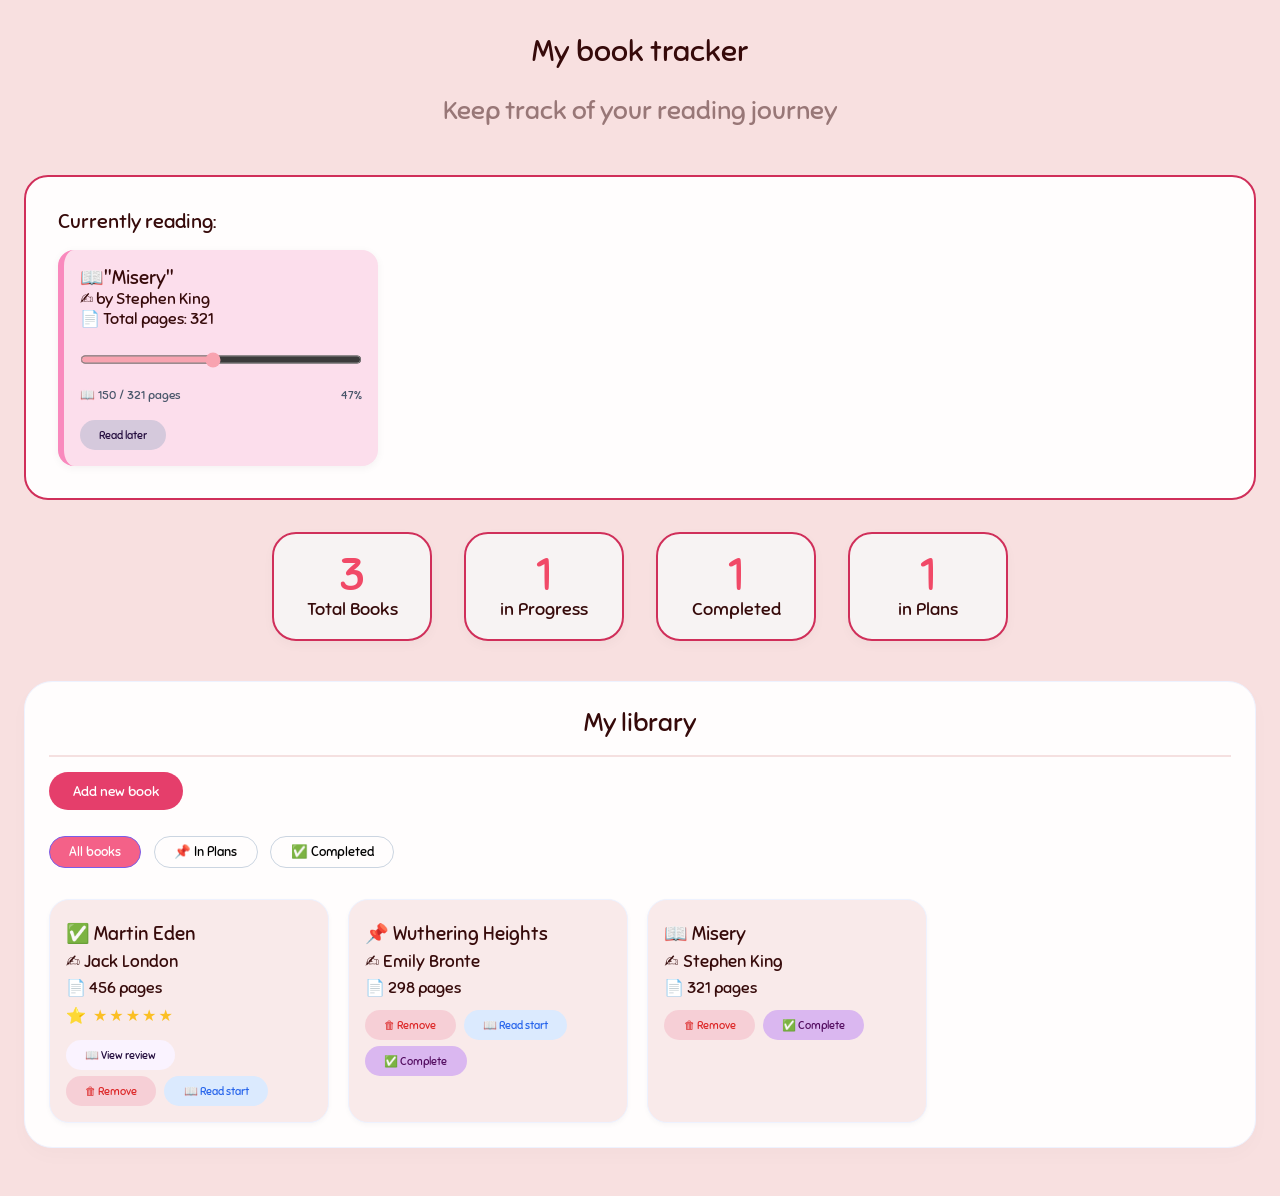
<file: index.html>
<!DOCTYPE html>
<html lang="en">
<head>
    <meta charset="UTF-8">
    <meta name="viewport" content="width=device-width, initial-scale=1.0">
    <title>Book tracker</title>
    <link rel="stylesheet" href="style.css">
</head>
<body>
    <header id="main-header">
        <div id="heading">
            <p class="displayXL">My book tracker<p>
            <p class="displayL">Keep track of your reading journey</p>
        </div>
    </header>
    <main>
        <!-- currently reading -->
        <section id="progress-check">
            <div id="read-block">
                <p class="displayM">Currently reading:</p>
                <div id="read-books-cards"></div>
            </div>
        </section>
        <!-- total/progress/complete count-->
        <section id="stats-number">
            <div>
                <div id="total-count">0</div>
                <p class="paragraphM">Total Books</p>
            </div>
            <div>
                <div id="progress-count">0</div>
                <p class="paragraphM">in Progress</p>
            </div>
            <div>
                <div id="complete-count">0</div>
                <p class="paragraphM">Completed</p>
            </div>
            <div>
                <div id="plans-count">0</div>
                <p class="paragraphM">in Plans</p>
            </div>
        </section>
        <!-- library with all books
        add filter on all/read/finished -->
        <section id="main-page">
            <div id="library">
                <div class="header-Library">
                    <p class="displayL">My library</p>
                </div>
                <div id="input-block">
                    <button id="showFormBtn">Add new book</button>
                    <div id="input-form" style="display: none;">
                        <label for="bookTitle">Book Title</label>
                        <input type="text" id="titleBook" placeholder="Enter book title" onkeydown="
                        checkIfInputRight()">
                        <label for="bookAuthor">Author</label>
                        <input type="text" id="bookAuthor" placeholder="Enter author name" onkeydown="
                        checkIfInputRight()">
                        <label for="pagesCount">Total pages</label>
                        <input type="number" id="pagesCount" step="1" min="0" placeholder="Enter total pages" onkeydown="
                        checkIfInputRight()">
                        <label for="bookStatus">Status</label>
                        <select id="bookStatus">
                            <option value="plans">in Plans</option>
                            <option value="reading">Currently Reading</option>
                            <option value="completed">Completed</option>
                        </select>
                        <div class="row">
                            <button id="saveBookBtn">Add book</button>
                            <button id="cancelAddBook">Cancel</button>
                        </div>
                    </div>
                </div>
                <!-- ДОБАВЛЕНО: фильтры для библиотеки -->
                <div class="filter-bar">
                    <button data-filter="all" class="filter-btn active">All books</button>
                    <button data-filter="plans" class="filter-btn">📌 In Plans</button>
                    <button data-filter="completed" class="filter-btn">✅ Completed</button>
                </div>
                <div id="total-books"></div>
            </div>
        </section>      
        <!-- statistics -->
        <section>
        </section>
    </main>
    <!-- modal window for rating the completed book -->
    <div id="ratingModal" class="modal-overlay-rating" style="display: none;">
        <div class="rating-modal-content">
            <p class="displayM"`>🎉You finished reading:</p>
            <p id="finishedBookTitle" class="paragraphM"></p>
            <label>⭐ Your rating (1–5):</label>
            <div class="star-rating" id="starRatingWidget">
                <span data-rating="1">★</span><span data-rating="2">★</span><span data-rating="3">★</span><span data-rating="4">★</span><span data-rating="5">★</span>
            </div>
            <label>💬 Your review:</label>
            <textarea id="book-review" rows="3" placeholder="What did you think about this book?"></textarea>
            <button id="submit-rating-btn">Submit</button>
        </div>
    </div>
    <!-- modal window for reading your review-->
    <div id="reviewModal" class="modal-overlay-review" style="display: none;">
        <div class="review-modal-content">
            <p class="displayM">📝 Book review</p>
            <p id="reviewFullText" style="margin: 12px 0; line-height:1.4;"></p>
            <hr>
            <button id="closeReviewBtn" class="close-review">Close</button>
            <button id="editReviewBtn" class="close-review">Edit review</button>
        </div>
    </div>
    <script src="data.js"></script>
    <script src="app.js"></script>
</body>
</html>
</file>
<file: style.css>
@import url('https://fonts.googleapis.com/css2?family=Sniglet:wght@400;800&display=swap');

* {
    font-family: "Sniglet", system-ui;
    margin: 0;
    padding: 0;
    box-sizing: border-box;
}
/* fonts */
.displayXL {
    font-size: 30px;
}
.displayL {
    font-size: 26px;
}
.displayM{
    font-size: 20px;
}
.paragraphM{
    font-size: 18px;
}
.paragraphS{
    font-size: 16px;
}
.paragraphXS{
    font-size: 12px;;
}
body {
    background: #f8e0e0;
    color: #360a0a;
    padding: 2rem 1.5rem 3rem;
}

/* header */
#main-header {
    margin-bottom: 2rem;
    padding-bottom: 1rem;
}

#heading {
    display: flex;
    align-items: center;
    flex-direction: column;
    gap: 12px;
}

#heading .displayL {
    color: #360a0a7d;
}
#heading p {
    text-align: center;
}
/* stats секция */
#stats-number {
    display: flex;
    gap: 2rem;
    justify-content: center;
    margin: 2rem 0 2.5rem;
    flex-wrap: wrap;
}

#stats-number > div {
    background: rgb(247, 243, 243);
    border-radius: 1.5rem;
    padding: 1.2rem 2rem;
    text-align: center;
    width: 160px;
    box-shadow: 0 4px 12px rgba(0,0,0,0.03);
    border: 2px solid #d02f5a;
}

#stats-number div div {
    font-size: 2.8rem;
    color: #f14967;
    line-height: 1;
}

/* currently reading блок */
#progress-check {
    margin-bottom: 2rem;
}

#read-block {
    background: rgb(255, 253, 253);
    border-radius: 1.5rem;
    padding: 2rem;
    border: 2px solid #d02f5a;
}

#read-block .displayM{
    margin-bottom: 16px;
}

#read-books-cards {
    display: flex;
    flex-wrap: wrap;
    gap: 1rem;
}

.progress-book-card {
    background: #fcdeec;
    border-left: 6px solid #f989bd;
    padding: 1rem;
    border-radius: 1rem;
    width: 320px;
    box-shadow: 0 2px 8px rgba(0,0,0,0.05);
}

/* прогресс-бар */
.progress-container {
    margin: 12px 0;
}
.progress-slider {
    width: 100%;
    cursor: pointer;
    accent-color: #f8a3b0;
}
.progress-stats {
    display: flex;
    justify-content: space-between;
    font-size: 0.75rem;
    margin-top: 5px;
    color: #475569;
}

/* библиотека */
#main-page {
    background: rgb(255, 253, 253);
    border-radius: 1.75rem;
    padding: 1.5rem;
    box-shadow: 0 8px 20px rgba(0,0,0,0.02);
    border: 1px solid #eef2ff;
}

#library {
    display: flex;
    flex-direction: column;
    gap: 15px;
}

#library-total > p:first-child {
    font-size: 1.6rem;
    margin-bottom: 1.2rem;
    color: #0f172a;
}

.header-Library{
   display: flex;
   justify-content: center;
   padding-bottom: 16px;
   border-bottom: 2px solid rgb(245, 224, 224);
}

#showFormBtn {
    background: #e53e6b;
    border: none;
    color: white;
    padding: 0.6rem 1.5rem;
    border-radius: 3rem;
    font-size: 0.9rem;
    cursor: pointer;
    margin-bottom: 0.7rem;
}
#showFormBtn:hover { background: #f46188; }

#input-form {
    background: #f8fafc;
    border-radius: 1.5rem;
    padding: 1.2rem 1.5rem;
    margin-top: 0.8rem;
    border: 1px solid #e2e8f0;
    display: flex;
    flex-direction: column;
    gap: 1rem;
}
.column { display: flex; flex-direction: column; gap: 0.3rem; }
.row { display: flex; gap: 1rem; flex-wrap: wrap; }
label { font-size: 0.75rem; color: #4b5563; }
input, select {
    padding: 0.6rem 1rem;
    border-radius: 1rem;
    border: 1px solid #cbd5e1;
    background: white;
    font-size: 0.9rem;
}
button {
    background: #eef2ff;
    border: none;
    padding: 0.5rem 1.2rem;
    border-radius: 2rem;
    cursor: pointer;
}
#saveBookBtn { background: #e53e6b; color: white; }
#saveBookBtn:hover { background: #f46188; }
#cancelAddBook { background: #e2e8f0; }
#cancelAddBook:hover { background: #d6dbe2; }

/* фильтры */
.filter-bar {
    display: flex;
    gap: 0.8rem;
    flex-wrap: wrap;
}
.filter-btn {
    background: transparent;
    border: 1px solid #cbd5e1;
    border-radius: 2rem;
    padding: 0.4rem 1.2rem;
    cursor: pointer;
    transition: 0.1s;
}
.filter-btn.active {
    transition: 0.3s;
    background: #f46188;
    border-color: #785eea;
    color: white;
}

/* карточки книг в библиотеке */
#total-books {
    display: flex;
    flex-wrap: wrap;
    gap: 1.2rem;
    margin-top: 1rem;
}
.book-card {
    background: #f9eaea;
    border-radius: 1.25rem;
    padding: 1rem;
    width: 280px;
    border: 1px solid #eef2ff;
    position: relative;
    box-shadow: 0 2px 5px rgba(0,0,0,0.03);
}
.book-card p {
    margin: 6px 0;
    font-size: 1rem;
}
.rating-stars {
    color: #fbbf24;
    font-size: 1rem;
    letter-spacing: 2px;
    margin: 8px 0;
}
.rating-stars span { color: #fbbf24; }
.rating-stars .empty { color: #d1d5db; }
.remove-btn, .read-start-btn, .complete-btn, .back-to-plans, .add-review-btn, .review-btn{
    margin-top: 6px;
    margin-right: 5px;
    font-size: 0.7rem;
}
.remove-btn { background: #e53e6b27; color: #dc2626; }
.read-start-btn { background: #dbeafe; color: #2563eb; }
.complete-btn { background: #dab7f0; color: #520b5f; }
.back-to-plans { background: #d5c9dc; color: rgb(32, 9, 59);}
.add-review-btn, .review-btn { background: #faf3ff; color: rgb(32, 9, 59); }
/* затемнённое модальное окно для оценки книги */
.modal-overlay-rating {
    position: fixed;
    top: 0;
    left: 0;
    width: 100%;
    height: 100%;
    background: rgba(0, 0, 0, 0.7);
    backdrop-filter: blur(4px);
    display: flex;
    align-items: center;
    justify-content: center;
    z-index: 1000;
}
.rating-modal-content {
    background: white;
    border-radius: 2rem;
    padding: 2rem;
    width: 90%;
    max-width: 450px;
    box-shadow: 0 20px 35px rgba(0,0,0,0.3);
    animation: fadeInUp 0.2s ease;
}
@keyframes fadeInUp {
    from { opacity: 0; transform: translateY(20px);}
    to { opacity: 1; transform: translateY(0);}
}
.rating-modal-content p {
    margin-bottom: 12px;
    color: #0f172a;
}
.rating-modal-content textarea {
    width: 100%;
    padding: 10px;
    border-radius: 1rem;
    border: 1px solid #cbd5e1;
    margin: 10px 0;
    font-family: inherit;
    resize: vertical;
}
.star-rating {
    display: flex;
    gap: 8px;
    font-size: 2rem;
    justify-content: center;
    margin: 15px 0;
}
.star-rating span {
    cursor: pointer;
    color: #d1d5db;
    transition: 0.1s;
}
.star-rating span.active, .star-rating span:hover {
    color: #fbbf24;
}
#submitRatingBtn {
    background: #8b5cf6;
    color: white;
    width: 100%;
    padding: 10px;
    font-size: 1rem;
    border-radius: 3rem;
}

/* модальное окно для просмотра полного отзыва */
.modal-overlay-review {
    position: fixed;
    top: 0;
    left: 0;
    width: 100%;
    height: 100%;
    background: rgba(0, 0, 0, 0.7);
    backdrop-filter: blur(4px);
    display: flex;
    align-items: center;
    justify-content: center;
    z-index: 1001;
}
.review-modal-content {
    background: white;
    border-radius: 1.5rem;
    padding: 1.8rem;
    max-width: 400px;
    width: 90%;
    animation: fadeInUp 0.2s ease;
}
.close-review {
    margin-top: 15px;
    background: #e2e8f0;
}
hr { margin: 12px 0; }
small { color: #6c757d; }

.error {
    border: 2px solid red;
    background-color: #ffeeee;
}

@media (max-width: 480px) {
    #stats-number {
        gap: 1.7rem;
        text-align: center;
    }
    #stats-number > div {
        padding: 1rem ;
        width: 120px;
    }
    #stats-number div div {
        font-size: 1.5rem;
    }
    #stats-number div p {
        font-size: 16px;
    }
}
</file>
